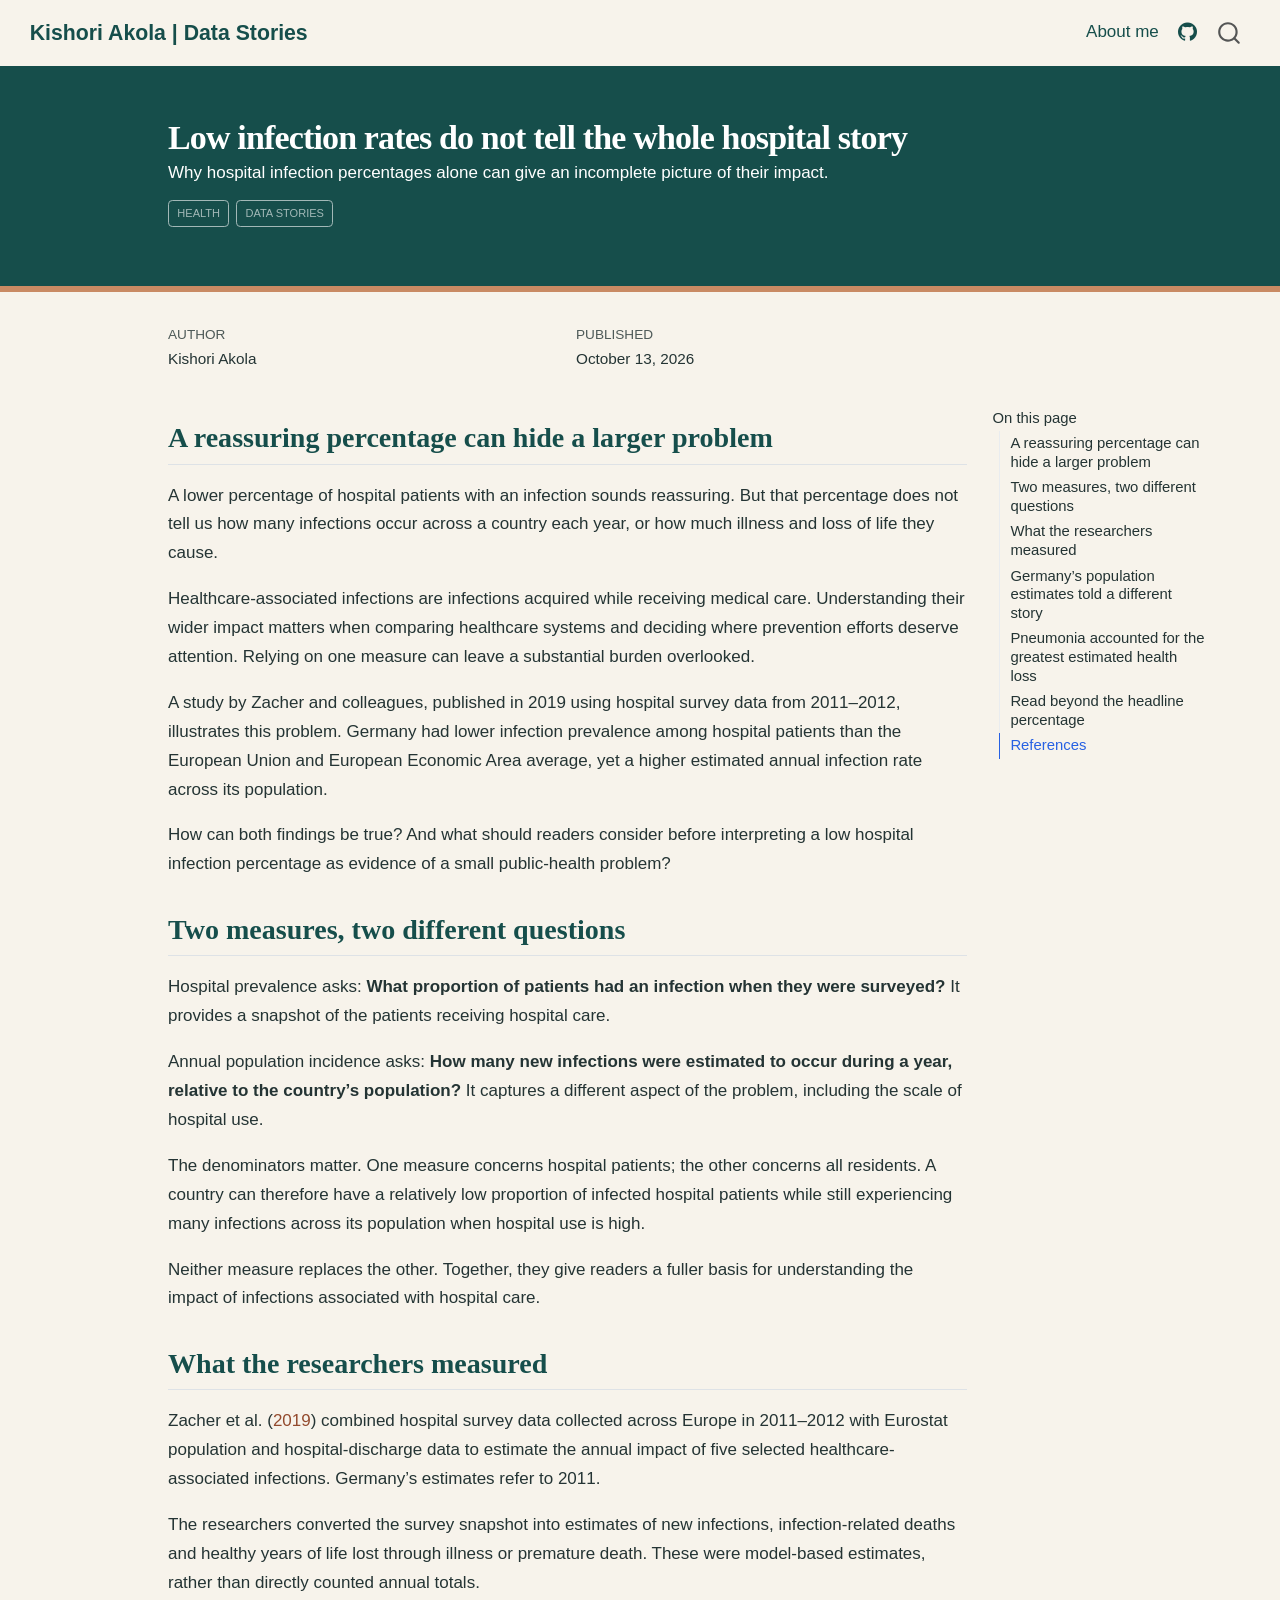
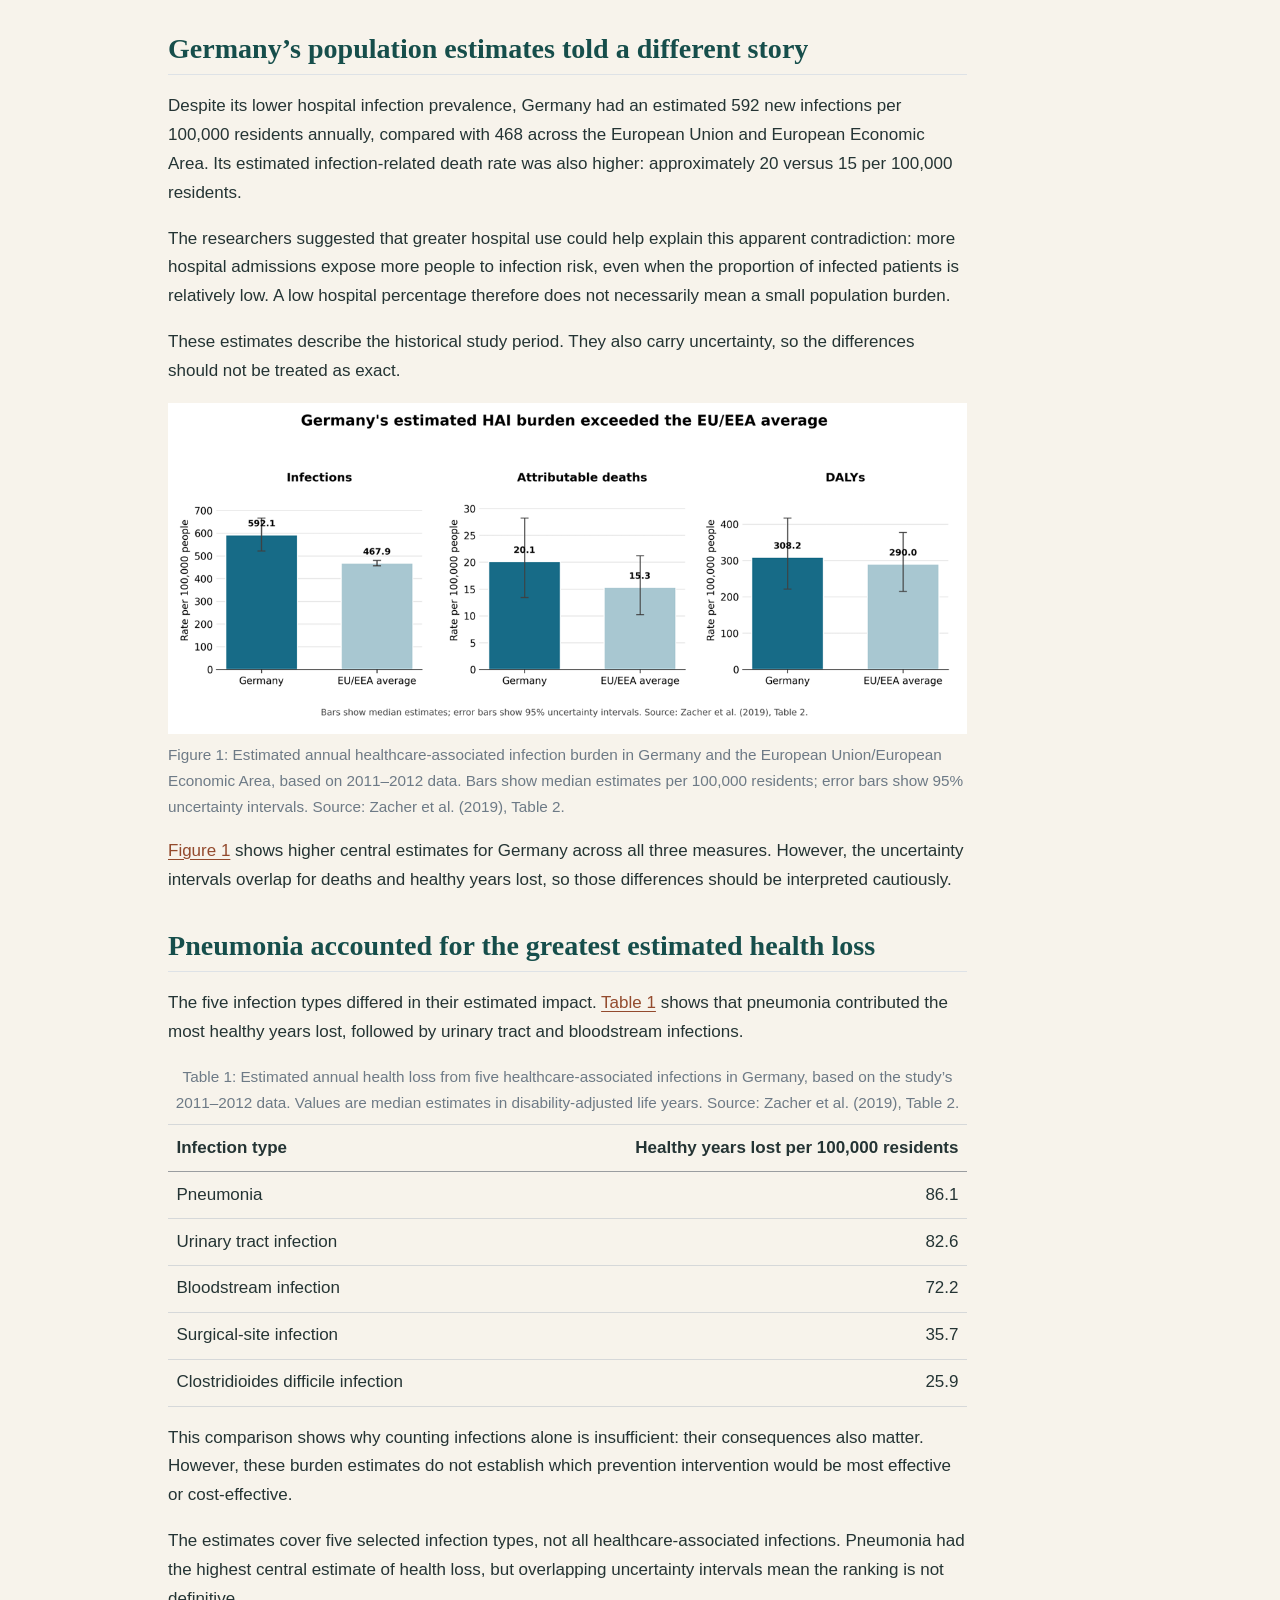
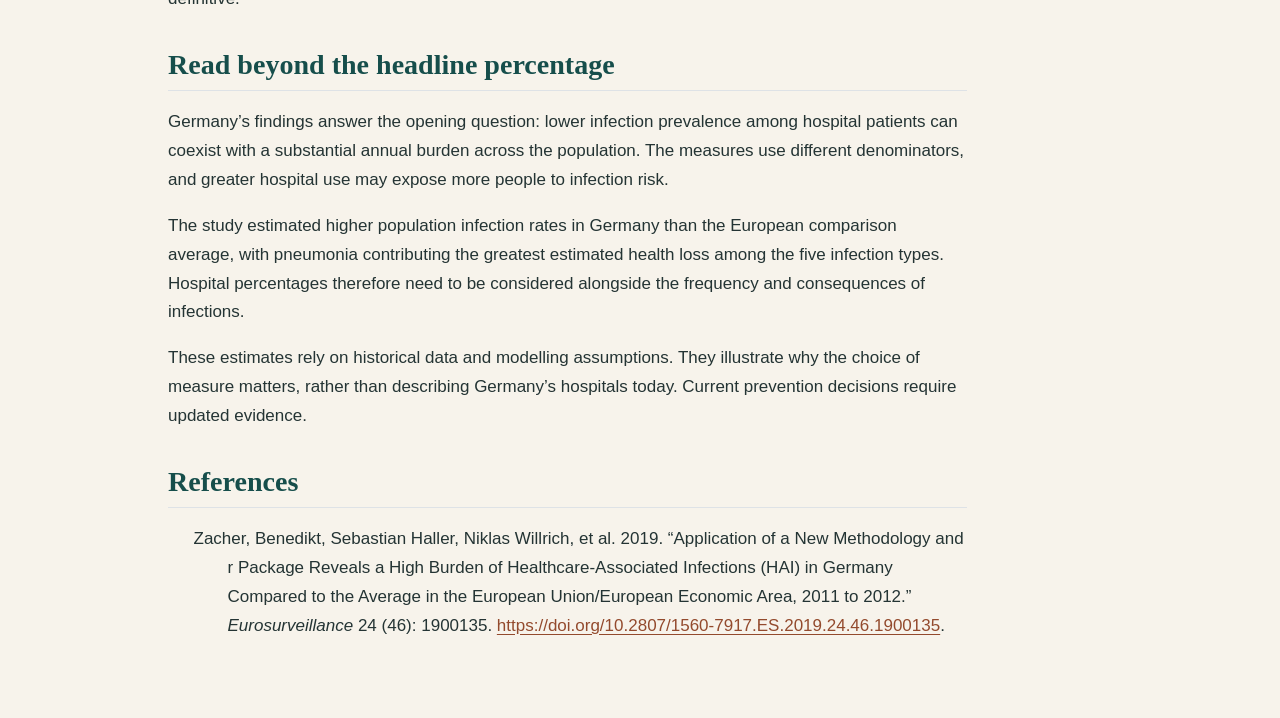
<file: posts/welcome/index.html>
<!DOCTYPE html>
<html xmlns="http://www.w3.org/1999/xhtml" lang="en" xml:lang="en"><head>

<meta charset="utf-8">
<meta name="generator" content="quarto-1.9.31">

<meta name="viewport" content="width=device-width, initial-scale=1.0, user-scalable=yes">

<meta name="author" content="Kishori Akola">
<meta name="dcterms.date" content="2026-10-13">
<meta name="description" content="Why hospital infection percentages alone can give an incomplete picture of their impact.">

<title>Low infection rates do not tell the whole hospital story – Kishori Akola | Data Stories</title>
<style>
/* Default styles provided by pandoc.
** See https://pandoc.org/MANUAL.html#variables-for-html for config info.
*/
code{white-space: pre-wrap;}
span.smallcaps{font-variant: small-caps;}
div.columns{display: flex; gap: min(4vw, 1.5em);}
div.column{flex: auto; overflow-x: auto;}
div.hanging-indent{margin-left: 1.5em; text-indent: -1.5em;}
ul.task-list{list-style: none;}
ul.task-list li input[type="checkbox"] {
  width: 0.8em;
  margin: 0 0.8em 0.2em -1em; /* quarto-specific, see https://github.com/quarto-dev/quarto-cli/issues/4556 */ 
  vertical-align: middle;
}
/* CSS for citations */
div.csl-bib-body { }
div.csl-entry {
  clear: both;
}
.hanging-indent div.csl-entry {
  margin-left:2em;
  text-indent:-2em;
}
div.csl-left-margin {
  min-width:2em;
  float:left;
}
div.csl-right-inline {
  margin-left:2em;
  padding-left:1em;
}
div.csl-indent {
  margin-left: 2em;
}</style>


<script src="../../site_libs/quarto-nav/quarto-nav.js"></script>
<script src="../../site_libs/quarto-nav/headroom.min.js"></script>
<script src="../../site_libs/clipboard/clipboard.min.js"></script>
<script src="../../site_libs/quarto-search/autocomplete.umd.js"></script>
<script src="../../site_libs/quarto-search/fuse.min.js"></script>
<script src="../../site_libs/quarto-search/quarto-search.js"></script>
<meta name="quarto:offset" content="../../">
<script src="../../site_libs/quarto-html/quarto.js" type="module"></script>
<script src="../../site_libs/quarto-html/tabsets/tabsets.js" type="module"></script>
<script src="../../site_libs/quarto-html/popper.min.js"></script>
<script src="../../site_libs/quarto-html/tippy.umd.min.js"></script>
<script src="../../site_libs/quarto-html/anchor.min.js"></script>
<link href="../../site_libs/quarto-html/tippy.css" rel="stylesheet">
<link href="../../site_libs/quarto-html/quarto-syntax-highlighting-7c69b197886ae2a34062761d21e44731.css" rel="stylesheet" id="quarto-text-highlighting-styles">
<script src="../../site_libs/bootstrap/bootstrap.min.js"></script>
<link href="../../site_libs/bootstrap/bootstrap-icons.css" rel="stylesheet">
<link href="../../site_libs/bootstrap/bootstrap-a0f9fd0d421825b736dc1bbcbcba2219.min.css" rel="stylesheet" append-hash="true" id="quarto-bootstrap" data-mode="light">
<script id="quarto-search-options" type="application/json">{
  "location": "navbar",
  "copy-button": false,
  "collapse-after": 3,
  "panel-placement": "end",
  "type": "overlay",
  "limit": 50,
  "keyboard-shortcut": [
    "f",
    "/",
    "s"
  ],
  "show-item-context": false,
  "language": {
    "search-no-results-text": "No results",
    "search-matching-documents-text": "matching documents",
    "search-copy-link-title": "Copy link to search",
    "search-hide-matches-text": "Hide additional matches",
    "search-more-match-text": "more match in this document",
    "search-more-matches-text": "more matches in this document",
    "search-clear-button-title": "Clear",
    "search-text-placeholder": "",
    "search-detached-cancel-button-title": "Cancel",
    "search-submit-button-title": "Submit",
    "search-label": "Search"
  }
}</script>


<link rel="stylesheet" href="../../styles.css">
</head>

<body class="nav-fixed quarto-light">

<div id="quarto-search-results"></div>
  <header id="quarto-header" class="headroom fixed-top quarto-banner">
    <nav class="navbar navbar-expand-lg " data-bs-theme="dark">
      <div class="navbar-container container-fluid">
      <div class="navbar-brand-container mx-auto">
    <a class="navbar-brand" href="../../index.html">
    <span class="navbar-title">Kishori Akola | Data Stories</span>
    </a>
  </div>
            <div id="quarto-search" class="" title="Search"></div>
          <button class="navbar-toggler" type="button" data-bs-toggle="collapse" data-bs-target="#navbarCollapse" aria-controls="navbarCollapse" role="menu" aria-expanded="false" aria-label="Toggle navigation" onclick="if (window.quartoToggleHeadroom) { window.quartoToggleHeadroom(); }">
  <span class="navbar-toggler-icon"></span>
</button>
          <div class="collapse navbar-collapse" id="navbarCollapse">
            <ul class="navbar-nav navbar-nav-scroll ms-auto">
  <li class="nav-item">
    <a class="nav-link" href="../../about.html"> 
<span class="menu-text">About me</span></a>
  </li>  
  <li class="nav-item compact">
    <a class="nav-link" href="https://github.com/kako0004-dev"> <i class="bi bi-github" role="img" aria-label="Kishori's GitHub profile">
</i> 
<span class="menu-text"></span></a>
  </li>  
</ul>
          </div> <!-- /navcollapse -->
            <div class="quarto-navbar-tools">
</div>
      </div> <!-- /container-fluid -->
    </nav>
</header>
<!-- content -->
<header id="title-block-header" class="quarto-title-block default page-columns page-full">
  <div class="quarto-title-banner page-columns page-full">
    <div class="quarto-title column-body">
      <h1 class="title">Low infection rates do not tell the whole hospital story</h1>
                  <div>
        <div class="description">
          Why hospital infection percentages alone can give an incomplete picture of their impact.
        </div>
      </div>
                          <div class="quarto-categories">
                <div class="quarto-category">Health</div>
                <div class="quarto-category">Data stories</div>
              </div>
                  </div>
  </div>
    
  
  <div class="quarto-title-meta">

      <div>
      <div class="quarto-title-meta-heading">Author</div>
      <div class="quarto-title-meta-contents">
               <p>Kishori Akola </p>
            </div>
    </div>
      
      <div>
      <div class="quarto-title-meta-heading">Published</div>
      <div class="quarto-title-meta-contents">
        <p class="date">October 13, 2026</p>
      </div>
    </div>
    
      
    </div>
    
  
  </header><div id="quarto-content" class="quarto-container page-columns page-rows-contents page-layout-article page-navbar">
<!-- sidebar -->
<!-- margin-sidebar -->
    <div id="quarto-margin-sidebar" class="sidebar margin-sidebar">
        <nav id="TOC" role="doc-toc" class="toc-active">
    <h2 id="toc-title">On this page</h2>
   
  <ul>
  <li><a href="#a-reassuring-percentage-can-hide-a-larger-problem" id="toc-a-reassuring-percentage-can-hide-a-larger-problem" class="nav-link active" data-scroll-target="#a-reassuring-percentage-can-hide-a-larger-problem">A reassuring percentage can hide a larger problem</a></li>
  <li><a href="#two-measures-two-different-questions" id="toc-two-measures-two-different-questions" class="nav-link" data-scroll-target="#two-measures-two-different-questions">Two measures, two different questions</a></li>
  <li><a href="#what-the-researchers-measured" id="toc-what-the-researchers-measured" class="nav-link" data-scroll-target="#what-the-researchers-measured">What the researchers measured</a></li>
  <li><a href="#germanys-population-estimates-told-a-different-story" id="toc-germanys-population-estimates-told-a-different-story" class="nav-link" data-scroll-target="#germanys-population-estimates-told-a-different-story">Germany’s population estimates told a different story</a></li>
  <li><a href="#pneumonia-accounted-for-the-greatest-estimated-health-loss" id="toc-pneumonia-accounted-for-the-greatest-estimated-health-loss" class="nav-link" data-scroll-target="#pneumonia-accounted-for-the-greatest-estimated-health-loss">Pneumonia accounted for the greatest estimated health loss</a></li>
  <li><a href="#read-beyond-the-headline-percentage" id="toc-read-beyond-the-headline-percentage" class="nav-link" data-scroll-target="#read-beyond-the-headline-percentage">Read beyond the headline percentage</a></li>
  <li><a href="#references" id="toc-references" class="nav-link" data-scroll-target="#references">References</a></li>
  </ul>
</nav>
    </div>
<!-- main -->
<main class="content quarto-banner-title-block" id="quarto-document-content">





<section id="a-reassuring-percentage-can-hide-a-larger-problem" class="level2">
<h2 class="anchored" data-anchor-id="a-reassuring-percentage-can-hide-a-larger-problem">A reassuring percentage can hide a larger problem</h2>
<p>A lower percentage of hospital patients with an infection sounds reassuring. But that percentage does not tell us how many infections occur across a country each year, or how much illness and loss of life they cause.</p>
<p>Healthcare-associated infections are infections acquired while receiving medical care. Understanding their wider impact matters when comparing healthcare systems and deciding where prevention efforts deserve attention. Relying on one measure can leave a substantial burden overlooked.</p>
<p>A study by Zacher and colleagues, published in 2019 using hospital survey data from 2011–2012, illustrates this problem. Germany had lower infection prevalence among hospital patients than the European Union and European Economic Area average, yet a higher estimated annual infection rate across its population.</p>
<p>How can both findings be true? And what should readers consider before interpreting a low hospital infection percentage as evidence of a small public-health problem?</p>
</section>
<section id="two-measures-two-different-questions" class="level2">
<h2 class="anchored" data-anchor-id="two-measures-two-different-questions">Two measures, two different questions</h2>
<p>Hospital prevalence asks: <strong>What proportion of patients had an infection when they were surveyed?</strong> It provides a snapshot of the patients receiving hospital care.</p>
<p>Annual population incidence asks: <strong>How many new infections were estimated to occur during a year, relative to the country’s population?</strong> It captures a different aspect of the problem, including the scale of hospital use.</p>
<p>The denominators matter. One measure concerns hospital patients; the other concerns all residents. A country can therefore have a relatively low proportion of infected hospital patients while still experiencing many infections across its population when hospital use is high.</p>
<p>Neither measure replaces the other. Together, they give readers a fuller basis for understanding the impact of infections associated with hospital care.</p>
</section>
<section id="what-the-researchers-measured" class="level2">
<h2 class="anchored" data-anchor-id="what-the-researchers-measured">What the researchers measured</h2>
<p><span class="citation" data-cites="zacher2019">Zacher et al. (<a href="#ref-zacher2019" role="doc-biblioref">2019</a>)</span> combined hospital survey data collected across Europe in 2011–2012 with Eurostat population and hospital-discharge data to estimate the annual impact of five selected healthcare-associated infections. Germany’s estimates refer to 2011.</p>
<p>The researchers converted the survey snapshot into estimates of new infections, infection-related deaths and healthy years of life lost through illness or premature death. These were model-based estimates, rather than directly counted annual totals.</p>
</section>
<section id="germanys-population-estimates-told-a-different-story" class="level2">
<h2 class="anchored" data-anchor-id="germanys-population-estimates-told-a-different-story">Germany’s population estimates told a different story</h2>
<p>Despite its lower hospital infection prevalence, Germany had an estimated 592 new infections per 100,000 residents annually, compared with 468 across the European Union and European Economic Area. Its estimated infection-related death rate was also higher: approximately 20 versus 15 per 100,000 residents.</p>
<p>The researchers suggested that greater hospital use could help explain this apparent contradiction: more hospital admissions expose more people to infection risk, even when the proportion of infected patients is relatively low. A low hospital percentage therefore does not necessarily mean a small population burden.</p>
<p>These estimates describe the historical study period. They also carry uncertainty, so the differences should not be treated as exact.</p>
<div id="fig-hai-burden" class="quarto-float quarto-figure quarto-figure-center anchored" alt="Three bar charts comparing estimated infections, infection-related deaths and healthy years lost per 100,000 residents in Germany and the European comparison population.">
<figure class="quarto-float quarto-float-fig figure">
<div aria-describedby="fig-hai-burden-caption-0ceaefa1-69ba-4598-a22c-09a6ac19f8ca">
<img src="hai_comparison.png" class="img-fluid figure-img" alt="Three bar charts comparing estimated infections, infection-related deaths and healthy years lost per 100,000 residents in Germany and the European comparison population.">
</div>
<figcaption class="quarto-float-caption-bottom quarto-float-caption quarto-float-fig" id="fig-hai-burden-caption-0ceaefa1-69ba-4598-a22c-09a6ac19f8ca">
Figure&nbsp;1: Estimated annual healthcare-associated infection burden in Germany and the European Union/European Economic Area, based on 2011–2012 data. Bars show median estimates per 100,000 residents; error bars show 95% uncertainty intervals. Source: Zacher et al.&nbsp;(2019), Table 2.
</figcaption>
</figure>
</div>
<p><a href="#fig-hai-burden" class="quarto-xref">Figure&nbsp;1</a> shows higher central estimates for Germany across all three measures. However, the uncertainty intervals overlap for deaths and healthy years lost, so those differences should be interpreted cautiously.</p>
</section>
<section id="pneumonia-accounted-for-the-greatest-estimated-health-loss" class="level2">
<h2 class="anchored" data-anchor-id="pneumonia-accounted-for-the-greatest-estimated-health-loss">Pneumonia accounted for the greatest estimated health loss</h2>
<p>The five infection types differed in their estimated impact. <a href="#tbl-infection-burden" class="quarto-xref">Table&nbsp;1</a> shows that pneumonia contributed the most healthy years lost, followed by urinary tract and bloodstream infections.</p>
<div id="tbl-infection-burden" class="quarto-float quarto-figure quarto-figure-center anchored">
<figure class="quarto-float quarto-float-tbl figure">
<figcaption class="quarto-float-caption-top quarto-float-caption quarto-float-tbl" id="tbl-infection-burden-caption-0ceaefa1-69ba-4598-a22c-09a6ac19f8ca">
Table&nbsp;1: Estimated annual health loss from five healthcare-associated infections in Germany, based on the study’s 2011–2012 data. Values are median estimates in disability-adjusted life years. Source: Zacher et al.&nbsp;(2019), Table 2.
</figcaption>
<div aria-describedby="tbl-infection-burden-caption-0ceaefa1-69ba-4598-a22c-09a6ac19f8ca">
<table class="caption-top table">
<thead>
<tr class="header">
<th style="text-align: left;">Infection type</th>
<th style="text-align: right;">Healthy years lost per 100,000 residents</th>
</tr>
</thead>
<tbody>
<tr class="odd">
<td style="text-align: left;">Pneumonia</td>
<td style="text-align: right;">86.1</td>
</tr>
<tr class="even">
<td style="text-align: left;">Urinary tract infection</td>
<td style="text-align: right;">82.6</td>
</tr>
<tr class="odd">
<td style="text-align: left;">Bloodstream infection</td>
<td style="text-align: right;">72.2</td>
</tr>
<tr class="even">
<td style="text-align: left;">Surgical-site infection</td>
<td style="text-align: right;">35.7</td>
</tr>
<tr class="odd">
<td style="text-align: left;">Clostridioides difficile infection</td>
<td style="text-align: right;">25.9</td>
</tr>
</tbody>
</table>
</div>
</figure>
</div>
<p>This comparison shows why counting infections alone is insufficient: their consequences also matter. However, these burden estimates do not establish which prevention intervention would be most effective or cost-effective.</p>
<p>The estimates cover five selected infection types, not all healthcare-associated infections. Pneumonia had the highest central estimate of health loss, but overlapping uncertainty intervals mean the ranking is not definitive.</p>
</section>
<section id="read-beyond-the-headline-percentage" class="level2">
<h2 class="anchored" data-anchor-id="read-beyond-the-headline-percentage">Read beyond the headline percentage</h2>
<p>Germany’s findings answer the opening question: lower infection prevalence among hospital patients can coexist with a substantial annual burden across the population. The measures use different denominators, and greater hospital use may expose more people to infection risk.</p>
<p>The study estimated higher population infection rates in Germany than the European comparison average, with pneumonia contributing the greatest estimated health loss among the five infection types. Hospital percentages therefore need to be considered alongside the frequency and consequences of infections.</p>
<p>These estimates rely on historical data and modelling assumptions. They illustrate why the choice of measure matters, rather than describing Germany’s hospitals today. Current prevention decisions require updated evidence.</p>
</section>
<section id="references" class="level2">
<h2 class="anchored" data-anchor-id="references">References</h2>
<div id="refs" class="references csl-bib-body hanging-indent" role="list">
<div id="ref-zacher2019" class="csl-entry" role="listitem">
Zacher, Benedikt, Sebastian Haller, Niklas Willrich, et al. 2019. <span>“Application of a New Methodology and r Package Reveals a High Burden of Healthcare-Associated Infections (HAI) in Germany Compared to the Average in the European Union/European Economic Area, 2011 to 2012.”</span> <em>Eurosurveillance</em> 24 (46): 1900135. <a href="https://doi.org/10.2807/1560-7917.ES.2019.24.46.1900135">https://doi.org/10.2807/1560-7917.ES.2019.24.46.1900135</a>.
</div>
</div>


</section>

</main> <!-- /main -->
<script id="quarto-html-after-body" type="application/javascript">
  window.document.addEventListener("DOMContentLoaded", function (event) {
    const icon = "";
    const anchorJS = new window.AnchorJS();
    anchorJS.options = {
      placement: 'right',
      icon: icon
    };
    anchorJS.add('.anchored');
    const isCodeAnnotation = (el) => {
      for (const clz of el.classList) {
        if (clz.startsWith('code-annotation-')) {                     
          return true;
        }
      }
      return false;
    }
    const onCopySuccess = function(e) {
      // button target
      const button = e.trigger;
      // don't keep focus
      button.blur();
      // flash "checked"
      button.classList.add('code-copy-button-checked');
      var currentTitle = button.getAttribute("title");
      button.setAttribute("title", "Copied!");
      let tooltip;
      if (window.bootstrap) {
        button.setAttribute("data-bs-toggle", "tooltip");
        button.setAttribute("data-bs-placement", "left");
        button.setAttribute("data-bs-title", "Copied!");
        tooltip = new bootstrap.Tooltip(button, 
          { trigger: "manual", 
            customClass: "code-copy-button-tooltip",
            offset: [0, -8]});
        tooltip.show();    
      }
      setTimeout(function() {
        if (tooltip) {
          tooltip.hide();
          button.removeAttribute("data-bs-title");
          button.removeAttribute("data-bs-toggle");
          button.removeAttribute("data-bs-placement");
        }
        button.setAttribute("title", currentTitle);
        button.classList.remove('code-copy-button-checked');
      }, 1000);
      // clear code selection
      e.clearSelection();
    }
    const getTextToCopy = function(trigger) {
      const outerScaffold = trigger.parentElement.cloneNode(true);
      const codeEl = outerScaffold.querySelector('code');
      for (const childEl of codeEl.children) {
        if (isCodeAnnotation(childEl)) {
          childEl.remove();
        }
      }
      return codeEl.innerText;
    }
    const clipboard = new window.ClipboardJS('.code-copy-button:not([data-in-quarto-modal])', {
      text: getTextToCopy
    });
    clipboard.on('success', onCopySuccess);
    if (window.document.getElementById('quarto-embedded-source-code-modal')) {
      const clipboardModal = new window.ClipboardJS('.code-copy-button[data-in-quarto-modal]', {
        text: getTextToCopy,
        container: window.document.getElementById('quarto-embedded-source-code-modal')
      });
      clipboardModal.on('success', onCopySuccess);
    }
      var localhostRegex = new RegExp(/^(?:http|https):\/\/localhost\:?[0-9]*\//);
      var mailtoRegex = new RegExp(/^mailto:/);
        var filterRegex = new RegExp("https:\/\/ETC5523-2026\.github\.io\/etc5523-assignment-3-kako0004-dev\/");
      var isInternal = (href) => {
          return filterRegex.test(href) || localhostRegex.test(href) || mailtoRegex.test(href);
      }
      // Inspect non-navigation links and adorn them if external
     var links = window.document.querySelectorAll('a[href]:not(.nav-link):not(.navbar-brand):not(.toc-action):not(.sidebar-link):not(.sidebar-item-toggle):not(.pagination-link):not(.no-external):not([aria-hidden]):not(.dropdown-item):not(.quarto-navigation-tool):not(.about-link)');
      for (var i=0; i<links.length; i++) {
        const link = links[i];
        if (!isInternal(link.href)) {
          // undo the damage that might have been done by quarto-nav.js in the case of
          // links that we want to consider external
          if (link.dataset.originalHref !== undefined) {
            link.href = link.dataset.originalHref;
          }
        }
      }
    function tippyHover(el, contentFn, onTriggerFn, onUntriggerFn) {
      const config = {
        allowHTML: true,
        maxWidth: 500,
        delay: 100,
        arrow: false,
        appendTo: function(el) {
            return el.parentElement;
        },
        interactive: true,
        interactiveBorder: 10,
        theme: 'quarto',
        placement: 'bottom-start',
      };
      if (contentFn) {
        config.content = contentFn;
      }
      if (onTriggerFn) {
        config.onTrigger = onTriggerFn;
      }
      if (onUntriggerFn) {
        config.onUntrigger = onUntriggerFn;
      }
      window.tippy(el, config); 
    }
    const noterefs = window.document.querySelectorAll('a[role="doc-noteref"]');
    for (var i=0; i<noterefs.length; i++) {
      const ref = noterefs[i];
      tippyHover(ref, function() {
        // use id or data attribute instead here
        let href = ref.getAttribute('data-footnote-href') || ref.getAttribute('href');
        try { href = new URL(href).hash; } catch {}
        const id = href.replace(/^#\/?/, "");
        const note = window.document.getElementById(id);
        if (note) {
          return note.innerHTML;
        } else {
          return "";
        }
      });
    }
    const xrefs = window.document.querySelectorAll('a.quarto-xref');
    const processXRef = (id, note) => {
      // Strip column container classes
      const stripColumnClz = (el) => {
        el.classList.remove("page-full", "page-columns");
        if (el.children) {
          for (const child of el.children) {
            stripColumnClz(child);
          }
        }
      }
      stripColumnClz(note)
      if (id === null || id.startsWith('sec-')) {
        // Special case sections, only their first couple elements
        const container = document.createElement("div");
        if (note.children && note.children.length > 2) {
          container.appendChild(note.children[0].cloneNode(true));
          for (let i = 1; i < note.children.length; i++) {
            const child = note.children[i];
            if (child.tagName === "P" && child.innerText === "") {
              continue;
            } else {
              container.appendChild(child.cloneNode(true));
              break;
            }
          }
          if (window.Quarto?.typesetMath) {
            window.Quarto.typesetMath(container);
          }
          return container.innerHTML
        } else {
          if (window.Quarto?.typesetMath) {
            window.Quarto.typesetMath(note);
          }
          return note.innerHTML;
        }
      } else {
        // Remove any anchor links if they are present
        const anchorLink = note.querySelector('a.anchorjs-link');
        if (anchorLink) {
          anchorLink.remove();
        }
        if (window.Quarto?.typesetMath) {
          window.Quarto.typesetMath(note);
        }
        if (note.classList.contains("callout")) {
          return note.outerHTML;
        } else {
          return note.innerHTML;
        }
      }
    }
    for (var i=0; i<xrefs.length; i++) {
      const xref = xrefs[i];
      tippyHover(xref, undefined, function(instance) {
        instance.disable();
        let url = xref.getAttribute('href');
        let hash = undefined; 
        if (url.startsWith('#')) {
          hash = url;
        } else {
          try { hash = new URL(url).hash; } catch {}
        }
        if (hash) {
          const id = hash.replace(/^#\/?/, "");
          const note = window.document.getElementById(id);
          if (note !== null) {
            try {
              const html = processXRef(id, note.cloneNode(true));
              instance.setContent(html);
            } finally {
              instance.enable();
              instance.show();
            }
          } else {
            // See if we can fetch this
            fetch(url.split('#')[0])
            .then(res => res.text())
            .then(html => {
              const parser = new DOMParser();
              const htmlDoc = parser.parseFromString(html, "text/html");
              const note = htmlDoc.getElementById(id);
              if (note !== null) {
                const html = processXRef(id, note);
                instance.setContent(html);
              } 
            }).finally(() => {
              instance.enable();
              instance.show();
            });
          }
        } else {
          // See if we can fetch a full url (with no hash to target)
          // This is a special case and we should probably do some content thinning / targeting
          fetch(url)
          .then(res => res.text())
          .then(html => {
            const parser = new DOMParser();
            const htmlDoc = parser.parseFromString(html, "text/html");
            const note = htmlDoc.querySelector('main.content');
            if (note !== null) {
              // This should only happen for chapter cross references
              // (since there is no id in the URL)
              // remove the first header
              if (note.children.length > 0 && note.children[0].tagName === "HEADER") {
                note.children[0].remove();
              }
              const html = processXRef(null, note);
              instance.setContent(html);
            } 
          }).finally(() => {
            instance.enable();
            instance.show();
          });
        }
      }, function(instance) {
      });
    }
        let selectedAnnoteEl;
        const selectorForAnnotation = ( cell, annotation) => {
          let cellAttr = 'data-code-cell="' + cell + '"';
          let lineAttr = 'data-code-annotation="' +  annotation + '"';
          const selector = 'span[' + cellAttr + '][' + lineAttr + ']';
          return selector;
        }
        const selectCodeLines = (annoteEl) => {
          const doc = window.document;
          const targetCell = annoteEl.getAttribute("data-target-cell");
          const targetAnnotation = annoteEl.getAttribute("data-target-annotation");
          const annoteSpan = window.document.querySelector(selectorForAnnotation(targetCell, targetAnnotation));
          const lines = annoteSpan.getAttribute("data-code-lines").split(",");
          const lineIds = lines.map((line) => {
            return targetCell + "-" + line;
          })
          let top = null;
          let height = null;
          let parent = null;
          if (lineIds.length > 0) {
              //compute the position of the single el (top and bottom and make a div)
              const el = window.document.getElementById(lineIds[0]);
              top = el.offsetTop;
              height = el.offsetHeight;
              parent = el.parentElement.parentElement;
            if (lineIds.length > 1) {
              const lastEl = window.document.getElementById(lineIds[lineIds.length - 1]);
              const bottom = lastEl.offsetTop + lastEl.offsetHeight;
              height = bottom - top;
            }
            if (top !== null && height !== null && parent !== null) {
              // cook up a div (if necessary) and position it 
              let div = window.document.getElementById("code-annotation-line-highlight");
              if (div === null) {
                div = window.document.createElement("div");
                div.setAttribute("id", "code-annotation-line-highlight");
                div.style.position = 'absolute';
                parent.appendChild(div);
              }
              div.style.top = top - 2 + "px";
              div.style.height = height + 4 + "px";
              div.style.left = 0;
              let gutterDiv = window.document.getElementById("code-annotation-line-highlight-gutter");
              if (gutterDiv === null) {
                gutterDiv = window.document.createElement("div");
                gutterDiv.setAttribute("id", "code-annotation-line-highlight-gutter");
                gutterDiv.style.position = 'absolute';
                const codeCell = window.document.getElementById(targetCell);
                const gutter = codeCell.querySelector('.code-annotation-gutter');
                gutter.appendChild(gutterDiv);
              }
              gutterDiv.style.top = top - 2 + "px";
              gutterDiv.style.height = height + 4 + "px";
            }
            selectedAnnoteEl = annoteEl;
          }
        };
        const unselectCodeLines = () => {
          const elementsIds = ["code-annotation-line-highlight", "code-annotation-line-highlight-gutter"];
          elementsIds.forEach((elId) => {
            const div = window.document.getElementById(elId);
            if (div) {
              div.remove();
            }
          });
          selectedAnnoteEl = undefined;
        };
          // Handle positioning of the toggle
      window.addEventListener(
        "resize",
        throttle(() => {
          elRect = undefined;
          if (selectedAnnoteEl) {
            selectCodeLines(selectedAnnoteEl);
          }
        }, 10)
      );
      function throttle(fn, ms) {
      let throttle = false;
      let timer;
        return (...args) => {
          if(!throttle) { // first call gets through
              fn.apply(this, args);
              throttle = true;
          } else { // all the others get throttled
              if(timer) clearTimeout(timer); // cancel #2
              timer = setTimeout(() => {
                fn.apply(this, args);
                timer = throttle = false;
              }, ms);
          }
        };
      }
        // Attach click handler to the DT
        const annoteDls = window.document.querySelectorAll('dt[data-target-cell]');
        for (const annoteDlNode of annoteDls) {
          annoteDlNode.addEventListener('click', (event) => {
            const clickedEl = event.target;
            if (clickedEl !== selectedAnnoteEl) {
              unselectCodeLines();
              const activeEl = window.document.querySelector('dt[data-target-cell].code-annotation-active');
              if (activeEl) {
                activeEl.classList.remove('code-annotation-active');
              }
              selectCodeLines(clickedEl);
              clickedEl.classList.add('code-annotation-active');
            } else {
              // Unselect the line
              unselectCodeLines();
              clickedEl.classList.remove('code-annotation-active');
            }
          });
        }
    const findCites = (el) => {
      const parentEl = el.parentElement;
      if (parentEl) {
        const cites = parentEl.dataset.cites;
        if (cites) {
          return {
            el,
            cites: cites.split(' ')
          };
        } else {
          return findCites(el.parentElement)
        }
      } else {
        return undefined;
      }
    };
    var bibliorefs = window.document.querySelectorAll('a[role="doc-biblioref"]');
    for (var i=0; i<bibliorefs.length; i++) {
      const ref = bibliorefs[i];
      const citeInfo = findCites(ref);
      if (citeInfo) {
        tippyHover(citeInfo.el, function() {
          var popup = window.document.createElement('div');
          citeInfo.cites.forEach(function(cite) {
            var citeDiv = window.document.createElement('div');
            citeDiv.classList.add('hanging-indent');
            citeDiv.classList.add('csl-entry');
            var biblioDiv = window.document.getElementById('ref-' + cite);
            if (biblioDiv) {
              citeDiv.innerHTML = biblioDiv.innerHTML;
            }
            popup.appendChild(citeDiv);
          });
          return popup.innerHTML;
        });
      }
    }
  });
  </script>
</div> <!-- /content -->




</body></html>
</file>
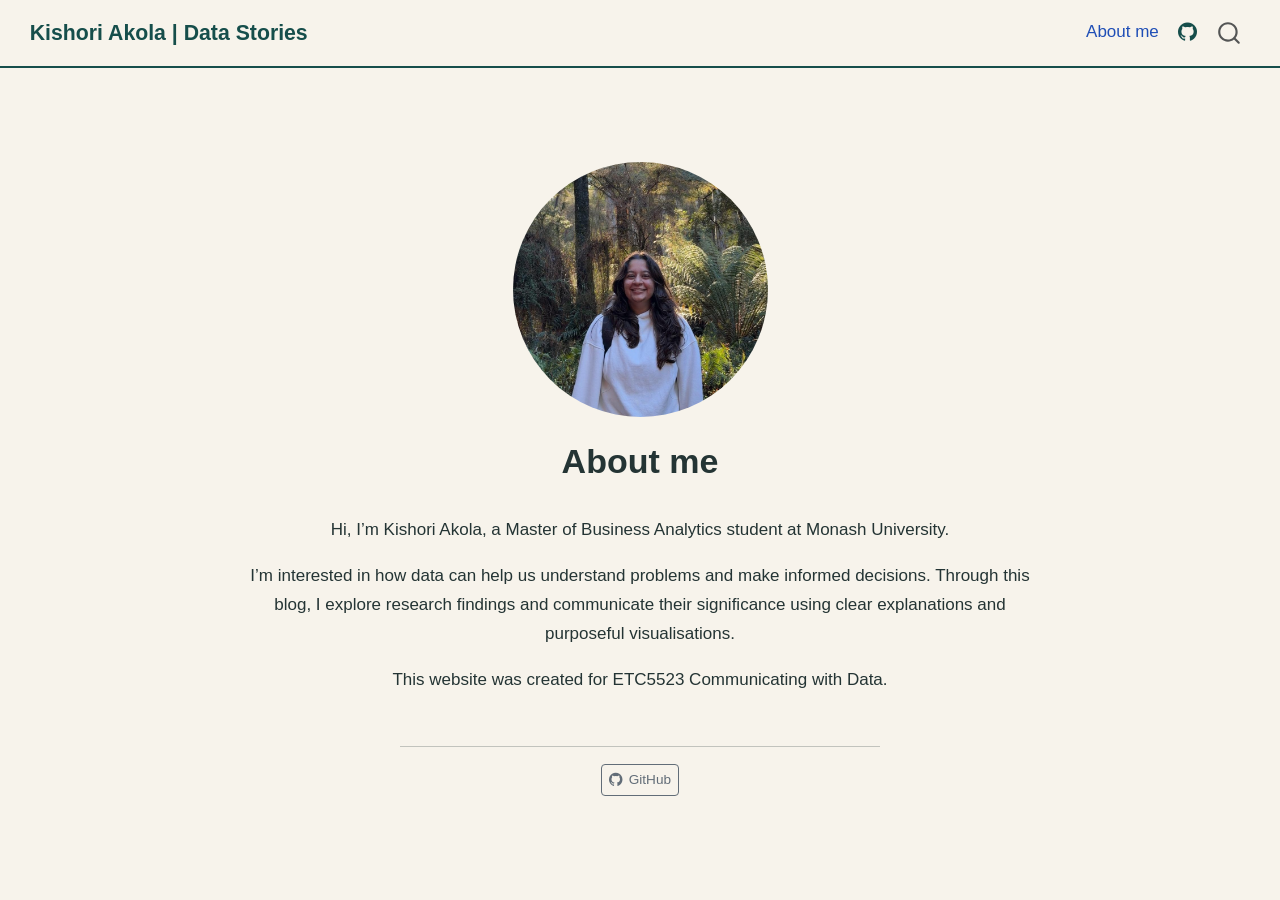
<file: about.html>
<!DOCTYPE html>
<html xmlns="http://www.w3.org/1999/xhtml" lang="en" xml:lang="en"><head>

<meta charset="utf-8">
<meta name="generator" content="quarto-1.9.31">

<meta name="viewport" content="width=device-width, initial-scale=1.0, user-scalable=yes">


<title>About me – Kishori Akola | Data Stories</title>
<style>
/* Default styles provided by pandoc.
** See https://pandoc.org/MANUAL.html#variables-for-html for config info.
*/
code{white-space: pre-wrap;}
span.smallcaps{font-variant: small-caps;}
div.columns{display: flex; gap: min(4vw, 1.5em);}
div.column{flex: auto; overflow-x: auto;}
div.hanging-indent{margin-left: 1.5em; text-indent: -1.5em;}
ul.task-list{list-style: none;}
ul.task-list li input[type="checkbox"] {
  width: 0.8em;
  margin: 0 0.8em 0.2em -1em; /* quarto-specific, see https://github.com/quarto-dev/quarto-cli/issues/4556 */ 
  vertical-align: middle;
}
</style>


<script src="site_libs/quarto-nav/quarto-nav.js"></script>
<script src="site_libs/quarto-nav/headroom.min.js"></script>
<script src="site_libs/clipboard/clipboard.min.js"></script>
<script src="site_libs/quarto-search/autocomplete.umd.js"></script>
<script src="site_libs/quarto-search/fuse.min.js"></script>
<script src="site_libs/quarto-search/quarto-search.js"></script>
<meta name="quarto:offset" content="./">
<script src="site_libs/quarto-html/quarto.js" type="module"></script>
<script src="site_libs/quarto-html/tabsets/tabsets.js" type="module"></script>
<script src="site_libs/quarto-html/popper.min.js"></script>
<script src="site_libs/quarto-html/tippy.umd.min.js"></script>
<link href="site_libs/quarto-html/tippy.css" rel="stylesheet">
<link href="site_libs/quarto-html/quarto-syntax-highlighting-7c69b197886ae2a34062761d21e44731.css" rel="stylesheet" id="quarto-text-highlighting-styles">
<script src="site_libs/bootstrap/bootstrap.min.js"></script>
<link href="site_libs/bootstrap/bootstrap-icons.css" rel="stylesheet">
<link href="site_libs/bootstrap/bootstrap-a0f9fd0d421825b736dc1bbcbcba2219.min.css" rel="stylesheet" append-hash="true" id="quarto-bootstrap" data-mode="light">
<script id="quarto-search-options" type="application/json">{
  "location": "navbar",
  "copy-button": false,
  "collapse-after": 3,
  "panel-placement": "end",
  "type": "overlay",
  "limit": 50,
  "keyboard-shortcut": [
    "f",
    "/",
    "s"
  ],
  "show-item-context": false,
  "language": {
    "search-no-results-text": "No results",
    "search-matching-documents-text": "matching documents",
    "search-copy-link-title": "Copy link to search",
    "search-hide-matches-text": "Hide additional matches",
    "search-more-match-text": "more match in this document",
    "search-more-matches-text": "more matches in this document",
    "search-clear-button-title": "Clear",
    "search-text-placeholder": "",
    "search-detached-cancel-button-title": "Cancel",
    "search-submit-button-title": "Submit",
    "search-label": "Search"
  }
}</script>


<link rel="stylesheet" href="styles.css">
</head>

<body class="nav-fixed fullcontent quarto-light">

<div id="quarto-search-results"></div>
  <header id="quarto-header" class="headroom fixed-top">
    <nav class="navbar navbar-expand-lg " data-bs-theme="dark">
      <div class="navbar-container container-fluid">
      <div class="navbar-brand-container mx-auto">
    <a class="navbar-brand" href="./index.html">
    <span class="navbar-title">Kishori Akola | Data Stories</span>
    </a>
  </div>
            <div id="quarto-search" class="" title="Search"></div>
          <button class="navbar-toggler" type="button" data-bs-toggle="collapse" data-bs-target="#navbarCollapse" aria-controls="navbarCollapse" role="menu" aria-expanded="false" aria-label="Toggle navigation" onclick="if (window.quartoToggleHeadroom) { window.quartoToggleHeadroom(); }">
  <span class="navbar-toggler-icon"></span>
</button>
          <div class="collapse navbar-collapse" id="navbarCollapse">
            <ul class="navbar-nav navbar-nav-scroll ms-auto">
  <li class="nav-item">
    <a class="nav-link active" href="./about.html" aria-current="page"> 
<span class="menu-text">About me</span></a>
  </li>  
  <li class="nav-item compact">
    <a class="nav-link" href="https://github.com/kako0004-dev"> <i class="bi bi-github" role="img" aria-label="Kishori's GitHub profile">
</i> 
<span class="menu-text"></span></a>
  </li>  
</ul>
          </div> <!-- /navcollapse -->
            <div class="quarto-navbar-tools">
</div>
      </div> <!-- /container-fluid -->
    </nav>
</header>
<!-- content -->
<div id="quarto-content" class="quarto-container page-columns page-rows-contents page-layout-article page-navbar">
<!-- sidebar -->
<!-- margin-sidebar -->
    
<!-- main -->
<div class="quarto-about-jolla">
  <img src="about_me.jpeg" class="about-image
  round " style="height: 15em; width: 15em;">
 <header id="title-block-header" class="quarto-title-block default">
<div class="quarto-title">
<h1 class="title">About me</h1>
</div>
<div class="quarto-title-meta">
  </div>
</header><main class="content" id="quarto-document-content">
<p>Hi, I’m Kishori Akola, a Master of Business Analytics student at Monash University.</p>
<p>I’m interested in how data can help us understand problems and make informed decisions. Through this blog, I explore research findings and communicate their significance using clear explanations and purposeful visualisations.</p>
<p>This website was created for ETC5523 Communicating with Data.</p>


</main> 
  <hr class="about-sep">
   <div class="about-links">
  <a href="https://github.com/kako0004-dev" class="about-link" rel="" target="">
    <i class="bi bi-github"></i>
     <span class="about-link-text">GitHub</span>
  </a>
</div>
</div>
 <!-- /main -->
<script id="quarto-html-after-body" type="application/javascript">
  window.document.addEventListener("DOMContentLoaded", function (event) {
    const isCodeAnnotation = (el) => {
      for (const clz of el.classList) {
        if (clz.startsWith('code-annotation-')) {                     
          return true;
        }
      }
      return false;
    }
    const onCopySuccess = function(e) {
      // button target
      const button = e.trigger;
      // don't keep focus
      button.blur();
      // flash "checked"
      button.classList.add('code-copy-button-checked');
      var currentTitle = button.getAttribute("title");
      button.setAttribute("title", "Copied!");
      let tooltip;
      if (window.bootstrap) {
        button.setAttribute("data-bs-toggle", "tooltip");
        button.setAttribute("data-bs-placement", "left");
        button.setAttribute("data-bs-title", "Copied!");
        tooltip = new bootstrap.Tooltip(button, 
          { trigger: "manual", 
            customClass: "code-copy-button-tooltip",
            offset: [0, -8]});
        tooltip.show();    
      }
      setTimeout(function() {
        if (tooltip) {
          tooltip.hide();
          button.removeAttribute("data-bs-title");
          button.removeAttribute("data-bs-toggle");
          button.removeAttribute("data-bs-placement");
        }
        button.setAttribute("title", currentTitle);
        button.classList.remove('code-copy-button-checked');
      }, 1000);
      // clear code selection
      e.clearSelection();
    }
    const getTextToCopy = function(trigger) {
      const outerScaffold = trigger.parentElement.cloneNode(true);
      const codeEl = outerScaffold.querySelector('code');
      for (const childEl of codeEl.children) {
        if (isCodeAnnotation(childEl)) {
          childEl.remove();
        }
      }
      return codeEl.innerText;
    }
    const clipboard = new window.ClipboardJS('.code-copy-button:not([data-in-quarto-modal])', {
      text: getTextToCopy
    });
    clipboard.on('success', onCopySuccess);
    if (window.document.getElementById('quarto-embedded-source-code-modal')) {
      const clipboardModal = new window.ClipboardJS('.code-copy-button[data-in-quarto-modal]', {
        text: getTextToCopy,
        container: window.document.getElementById('quarto-embedded-source-code-modal')
      });
      clipboardModal.on('success', onCopySuccess);
    }
      var localhostRegex = new RegExp(/^(?:http|https):\/\/localhost\:?[0-9]*\//);
      var mailtoRegex = new RegExp(/^mailto:/);
        var filterRegex = new RegExp("https:\/\/ETC5523-2026\.github\.io\/etc5523-assignment-3-kako0004-dev\/");
      var isInternal = (href) => {
          return filterRegex.test(href) || localhostRegex.test(href) || mailtoRegex.test(href);
      }
      // Inspect non-navigation links and adorn them if external
     var links = window.document.querySelectorAll('a[href]:not(.nav-link):not(.navbar-brand):not(.toc-action):not(.sidebar-link):not(.sidebar-item-toggle):not(.pagination-link):not(.no-external):not([aria-hidden]):not(.dropdown-item):not(.quarto-navigation-tool):not(.about-link)');
      for (var i=0; i<links.length; i++) {
        const link = links[i];
        if (!isInternal(link.href)) {
          // undo the damage that might have been done by quarto-nav.js in the case of
          // links that we want to consider external
          if (link.dataset.originalHref !== undefined) {
            link.href = link.dataset.originalHref;
          }
        }
      }
    function tippyHover(el, contentFn, onTriggerFn, onUntriggerFn) {
      const config = {
        allowHTML: true,
        maxWidth: 500,
        delay: 100,
        arrow: false,
        appendTo: function(el) {
            return el.parentElement;
        },
        interactive: true,
        interactiveBorder: 10,
        theme: 'quarto',
        placement: 'bottom-start',
      };
      if (contentFn) {
        config.content = contentFn;
      }
      if (onTriggerFn) {
        config.onTrigger = onTriggerFn;
      }
      if (onUntriggerFn) {
        config.onUntrigger = onUntriggerFn;
      }
      window.tippy(el, config); 
    }
    const noterefs = window.document.querySelectorAll('a[role="doc-noteref"]');
    for (var i=0; i<noterefs.length; i++) {
      const ref = noterefs[i];
      tippyHover(ref, function() {
        // use id or data attribute instead here
        let href = ref.getAttribute('data-footnote-href') || ref.getAttribute('href');
        try { href = new URL(href).hash; } catch {}
        const id = href.replace(/^#\/?/, "");
        const note = window.document.getElementById(id);
        if (note) {
          return note.innerHTML;
        } else {
          return "";
        }
      });
    }
    const xrefs = window.document.querySelectorAll('a.quarto-xref');
    const processXRef = (id, note) => {
      // Strip column container classes
      const stripColumnClz = (el) => {
        el.classList.remove("page-full", "page-columns");
        if (el.children) {
          for (const child of el.children) {
            stripColumnClz(child);
          }
        }
      }
      stripColumnClz(note)
      if (id === null || id.startsWith('sec-')) {
        // Special case sections, only their first couple elements
        const container = document.createElement("div");
        if (note.children && note.children.length > 2) {
          container.appendChild(note.children[0].cloneNode(true));
          for (let i = 1; i < note.children.length; i++) {
            const child = note.children[i];
            if (child.tagName === "P" && child.innerText === "") {
              continue;
            } else {
              container.appendChild(child.cloneNode(true));
              break;
            }
          }
          if (window.Quarto?.typesetMath) {
            window.Quarto.typesetMath(container);
          }
          return container.innerHTML
        } else {
          if (window.Quarto?.typesetMath) {
            window.Quarto.typesetMath(note);
          }
          return note.innerHTML;
        }
      } else {
        // Remove any anchor links if they are present
        const anchorLink = note.querySelector('a.anchorjs-link');
        if (anchorLink) {
          anchorLink.remove();
        }
        if (window.Quarto?.typesetMath) {
          window.Quarto.typesetMath(note);
        }
        if (note.classList.contains("callout")) {
          return note.outerHTML;
        } else {
          return note.innerHTML;
        }
      }
    }
    for (var i=0; i<xrefs.length; i++) {
      const xref = xrefs[i];
      tippyHover(xref, undefined, function(instance) {
        instance.disable();
        let url = xref.getAttribute('href');
        let hash = undefined; 
        if (url.startsWith('#')) {
          hash = url;
        } else {
          try { hash = new URL(url).hash; } catch {}
        }
        if (hash) {
          const id = hash.replace(/^#\/?/, "");
          const note = window.document.getElementById(id);
          if (note !== null) {
            try {
              const html = processXRef(id, note.cloneNode(true));
              instance.setContent(html);
            } finally {
              instance.enable();
              instance.show();
            }
          } else {
            // See if we can fetch this
            fetch(url.split('#')[0])
            .then(res => res.text())
            .then(html => {
              const parser = new DOMParser();
              const htmlDoc = parser.parseFromString(html, "text/html");
              const note = htmlDoc.getElementById(id);
              if (note !== null) {
                const html = processXRef(id, note);
                instance.setContent(html);
              } 
            }).finally(() => {
              instance.enable();
              instance.show();
            });
          }
        } else {
          // See if we can fetch a full url (with no hash to target)
          // This is a special case and we should probably do some content thinning / targeting
          fetch(url)
          .then(res => res.text())
          .then(html => {
            const parser = new DOMParser();
            const htmlDoc = parser.parseFromString(html, "text/html");
            const note = htmlDoc.querySelector('main.content');
            if (note !== null) {
              // This should only happen for chapter cross references
              // (since there is no id in the URL)
              // remove the first header
              if (note.children.length > 0 && note.children[0].tagName === "HEADER") {
                note.children[0].remove();
              }
              const html = processXRef(null, note);
              instance.setContent(html);
            } 
          }).finally(() => {
            instance.enable();
            instance.show();
          });
        }
      }, function(instance) {
      });
    }
        let selectedAnnoteEl;
        const selectorForAnnotation = ( cell, annotation) => {
          let cellAttr = 'data-code-cell="' + cell + '"';
          let lineAttr = 'data-code-annotation="' +  annotation + '"';
          const selector = 'span[' + cellAttr + '][' + lineAttr + ']';
          return selector;
        }
        const selectCodeLines = (annoteEl) => {
          const doc = window.document;
          const targetCell = annoteEl.getAttribute("data-target-cell");
          const targetAnnotation = annoteEl.getAttribute("data-target-annotation");
          const annoteSpan = window.document.querySelector(selectorForAnnotation(targetCell, targetAnnotation));
          const lines = annoteSpan.getAttribute("data-code-lines").split(",");
          const lineIds = lines.map((line) => {
            return targetCell + "-" + line;
          })
          let top = null;
          let height = null;
          let parent = null;
          if (lineIds.length > 0) {
              //compute the position of the single el (top and bottom and make a div)
              const el = window.document.getElementById(lineIds[0]);
              top = el.offsetTop;
              height = el.offsetHeight;
              parent = el.parentElement.parentElement;
            if (lineIds.length > 1) {
              const lastEl = window.document.getElementById(lineIds[lineIds.length - 1]);
              const bottom = lastEl.offsetTop + lastEl.offsetHeight;
              height = bottom - top;
            }
            if (top !== null && height !== null && parent !== null) {
              // cook up a div (if necessary) and position it 
              let div = window.document.getElementById("code-annotation-line-highlight");
              if (div === null) {
                div = window.document.createElement("div");
                div.setAttribute("id", "code-annotation-line-highlight");
                div.style.position = 'absolute';
                parent.appendChild(div);
              }
              div.style.top = top - 2 + "px";
              div.style.height = height + 4 + "px";
              div.style.left = 0;
              let gutterDiv = window.document.getElementById("code-annotation-line-highlight-gutter");
              if (gutterDiv === null) {
                gutterDiv = window.document.createElement("div");
                gutterDiv.setAttribute("id", "code-annotation-line-highlight-gutter");
                gutterDiv.style.position = 'absolute';
                const codeCell = window.document.getElementById(targetCell);
                const gutter = codeCell.querySelector('.code-annotation-gutter');
                gutter.appendChild(gutterDiv);
              }
              gutterDiv.style.top = top - 2 + "px";
              gutterDiv.style.height = height + 4 + "px";
            }
            selectedAnnoteEl = annoteEl;
          }
        };
        const unselectCodeLines = () => {
          const elementsIds = ["code-annotation-line-highlight", "code-annotation-line-highlight-gutter"];
          elementsIds.forEach((elId) => {
            const div = window.document.getElementById(elId);
            if (div) {
              div.remove();
            }
          });
          selectedAnnoteEl = undefined;
        };
          // Handle positioning of the toggle
      window.addEventListener(
        "resize",
        throttle(() => {
          elRect = undefined;
          if (selectedAnnoteEl) {
            selectCodeLines(selectedAnnoteEl);
          }
        }, 10)
      );
      function throttle(fn, ms) {
      let throttle = false;
      let timer;
        return (...args) => {
          if(!throttle) { // first call gets through
              fn.apply(this, args);
              throttle = true;
          } else { // all the others get throttled
              if(timer) clearTimeout(timer); // cancel #2
              timer = setTimeout(() => {
                fn.apply(this, args);
                timer = throttle = false;
              }, ms);
          }
        };
      }
        // Attach click handler to the DT
        const annoteDls = window.document.querySelectorAll('dt[data-target-cell]');
        for (const annoteDlNode of annoteDls) {
          annoteDlNode.addEventListener('click', (event) => {
            const clickedEl = event.target;
            if (clickedEl !== selectedAnnoteEl) {
              unselectCodeLines();
              const activeEl = window.document.querySelector('dt[data-target-cell].code-annotation-active');
              if (activeEl) {
                activeEl.classList.remove('code-annotation-active');
              }
              selectCodeLines(clickedEl);
              clickedEl.classList.add('code-annotation-active');
            } else {
              // Unselect the line
              unselectCodeLines();
              clickedEl.classList.remove('code-annotation-active');
            }
          });
        }
    const findCites = (el) => {
      const parentEl = el.parentElement;
      if (parentEl) {
        const cites = parentEl.dataset.cites;
        if (cites) {
          return {
            el,
            cites: cites.split(' ')
          };
        } else {
          return findCites(el.parentElement)
        }
      } else {
        return undefined;
      }
    };
    var bibliorefs = window.document.querySelectorAll('a[role="doc-biblioref"]');
    for (var i=0; i<bibliorefs.length; i++) {
      const ref = bibliorefs[i];
      const citeInfo = findCites(ref);
      if (citeInfo) {
        tippyHover(citeInfo.el, function() {
          var popup = window.document.createElement('div');
          citeInfo.cites.forEach(function(cite) {
            var citeDiv = window.document.createElement('div');
            citeDiv.classList.add('hanging-indent');
            citeDiv.classList.add('csl-entry');
            var biblioDiv = window.document.getElementById('ref-' + cite);
            if (biblioDiv) {
              citeDiv.innerHTML = biblioDiv.innerHTML;
            }
            popup.appendChild(citeDiv);
          });
          return popup.innerHTML;
        });
      }
    }
  });
  </script>
</div> <!-- /content -->




</body></html>
</file>
<file: site_libs/quarto-html/tippy.css>
.tippy-box[data-animation=fade][data-state=hidden]{opacity:0}[data-tippy-root]{max-width:calc(100vw - 10px)}.tippy-box{position:relative;background-color:#333;color:#fff;border-radius:4px;font-size:14px;line-height:1.4;white-space:normal;outline:0;transition-property:transform,visibility,opacity}.tippy-box[data-placement^=top]>.tippy-arrow{bottom:0}.tippy-box[data-placement^=top]>.tippy-arrow:before{bottom:-7px;left:0;border-width:8px 8px 0;border-top-color:initial;transform-origin:center top}.tippy-box[data-placement^=bottom]>.tippy-arrow{top:0}.tippy-box[data-placement^=bottom]>.tippy-arrow:before{top:-7px;left:0;border-width:0 8px 8px;border-bottom-color:initial;transform-origin:center bottom}.tippy-box[data-placement^=left]>.tippy-arrow{right:0}.tippy-box[data-placement^=left]>.tippy-arrow:before{border-width:8px 0 8px 8px;border-left-color:initial;right:-7px;transform-origin:center left}.tippy-box[data-placement^=right]>.tippy-arrow{left:0}.tippy-box[data-placement^=right]>.tippy-arrow:before{left:-7px;border-width:8px 8px 8px 0;border-right-color:initial;transform-origin:center right}.tippy-box[data-inertia][data-state=visible]{transition-timing-function:cubic-bezier(.54,1.5,.38,1.11)}.tippy-arrow{width:16px;height:16px;color:#333}.tippy-arrow:before{content:"";position:absolute;border-color:transparent;border-style:solid}.tippy-content{position:relative;padding:5px 9px;z-index:1}
</file>
<file: site_libs/quarto-html/quarto-syntax-highlighting-7c69b197886ae2a34062761d21e44731.css>
/* quarto syntax highlight colors */
:root {
  --quarto-hl-ot-color: #003B4F;
  --quarto-hl-at-color: #657422;
  --quarto-hl-ss-color: #20794D;
  --quarto-hl-an-color: #5E5E5E;
  --quarto-hl-fu-color: #4758AB;
  --quarto-hl-st-color: #20794D;
  --quarto-hl-cf-color: #003B4F;
  --quarto-hl-op-color: #5E5E5E;
  --quarto-hl-er-color: #AD0000;
  --quarto-hl-bn-color: #AD0000;
  --quarto-hl-al-color: #AD0000;
  --quarto-hl-va-color: #111111;
  --quarto-hl-bu-color: inherit;
  --quarto-hl-ex-color: inherit;
  --quarto-hl-pp-color: #AD0000;
  --quarto-hl-in-color: #5E5E5E;
  --quarto-hl-vs-color: #20794D;
  --quarto-hl-wa-color: #5E5E5E;
  --quarto-hl-do-color: #5E5E5E;
  --quarto-hl-im-color: #00769E;
  --quarto-hl-ch-color: #20794D;
  --quarto-hl-dt-color: #AD0000;
  --quarto-hl-fl-color: #AD0000;
  --quarto-hl-co-color: #5E5E5E;
  --quarto-hl-cv-color: #5E5E5E;
  --quarto-hl-cn-color: #8f5902;
  --quarto-hl-sc-color: #5E5E5E;
  --quarto-hl-dv-color: #AD0000;
  --quarto-hl-kw-color: #003B4F;
}

/* other quarto variables */
:root {
  --quarto-font-monospace: SFMono-Regular, Menlo, Monaco, Consolas, "Liberation Mono", "Courier New", monospace;
}

/* syntax highlight based on Pandoc's rules */
pre > code.sourceCode > span {
  color: #003B4F;
}

code.sourceCode > span {
  color: #003B4F;
}

div.sourceCode,
div.sourceCode pre.sourceCode {
  color: #003B4F;
}

/* Normal */
code span {
  color: #003B4F;
}

/* Alert */
code span.al {
  color: #AD0000;
  font-style: inherit;
}

/* Annotation */
code span.an {
  color: #5E5E5E;
  font-style: inherit;
}

/* Attribute */
code span.at {
  color: #657422;
  font-style: inherit;
}

/* BaseN */
code span.bn {
  color: #AD0000;
  font-style: inherit;
}

/* BuiltIn */
code span.bu {
  font-style: inherit;
}

/* ControlFlow */
code span.cf {
  color: #003B4F;
  font-weight: bold;
  font-style: inherit;
}

/* Char */
code span.ch {
  color: #20794D;
  font-style: inherit;
}

/* Constant */
code span.cn {
  color: #8f5902;
  font-style: inherit;
}

/* Comment */
code span.co {
  color: #5E5E5E;
  font-style: inherit;
}

/* CommentVar */
code span.cv {
  color: #5E5E5E;
  font-style: italic;
}

/* Documentation */
code span.do {
  color: #5E5E5E;
  font-style: italic;
}

/* DataType */
code span.dt {
  color: #AD0000;
  font-style: inherit;
}

/* DecVal */
code span.dv {
  color: #AD0000;
  font-style: inherit;
}

/* Error */
code span.er {
  color: #AD0000;
  font-style: inherit;
}

/* Extension */
code span.ex {
  font-style: inherit;
}

/* Float */
code span.fl {
  color: #AD0000;
  font-style: inherit;
}

/* Function */
code span.fu {
  color: #4758AB;
  font-style: inherit;
}

/* Import */
code span.im {
  color: #00769E;
  font-style: inherit;
}

/* Information */
code span.in {
  color: #5E5E5E;
  font-style: inherit;
}

/* Keyword */
code span.kw {
  color: #003B4F;
  font-weight: bold;
  font-style: inherit;
}

/* Operator */
code span.op {
  color: #5E5E5E;
  font-style: inherit;
}

/* Other */
code span.ot {
  color: #003B4F;
  font-style: inherit;
}

/* Preprocessor */
code span.pp {
  color: #AD0000;
  font-style: inherit;
}

/* SpecialChar */
code span.sc {
  color: #5E5E5E;
  font-style: inherit;
}

/* SpecialString */
code span.ss {
  color: #20794D;
  font-style: inherit;
}

/* String */
code span.st {
  color: #20794D;
  font-style: inherit;
}

/* Variable */
code span.va {
  color: #111111;
  font-style: inherit;
}

/* VerbatimString */
code span.vs {
  color: #20794D;
  font-style: inherit;
}

/* Warning */
code span.wa {
  color: #5E5E5E;
  font-style: italic;
}

.prevent-inlining {
  content: "</";
}

/*# sourceMappingURL=606289f1d48f6b05ba16068311e045b6.css.map */
</file>
<file: styles.css>
/* A consistent colour palette */
:root {
  --paper: #F7F3EB;
  --ink: #243434;
  --teal: #164E4B;
  --copper: #934A2D;
  --line: #DDD5C8;
}

/* Warm background and comfortable reading */
body {
  background-color: var(--paper);
  color: var(--ink);
  font-family: "Segoe UI", Arial, sans-serif;
  line-height: 1.7;
}

/* Navigation */
.navbar {
  background-color: var(--paper);
  border-bottom: 2px solid var(--teal);
}

.navbar .navbar-brand,
.navbar .nav-link {
  color: var(--teal);
}

.navbar .navbar-brand {
  font-weight: 700;
}

/* Distinctive title banner */
.quarto-title-banner {
  background-color: var(--teal);
  color: #FFFFFF;
  border-bottom: 6px solid #C98A63;
  padding-top: 3rem;
  padding-bottom: 3rem;
}

.quarto-title-banner h1 {
  color: #FFFFFF;
  font-family: Georgia, "Times New Roman", serif;
  font-weight: 700;
  letter-spacing: -0.025em;
}

.quarto-title-banner .subtitle,
.quarto-title-banner .description {
  color: #FFFFFF;
}

/* Editorial headings */
main h1,
main h2,
main h3 {
  font-family: Georgia, "Times New Roman", serif;
  color: var(--teal);
}

main h2 {
  margin-top: 2rem;
}

/* Style the automatically generated listing */
.quarto-listing .quarto-post {
  background-color: #FFFFFF;
  border: 1px solid var(--line);
  border-left: 5px solid var(--copper);
  border-radius: 8px;
  padding: 1.5rem;
  margin-bottom: 1.5rem;
}

.quarto-listing .listing-title,
.quarto-listing .listing-title a {
  font-family: Georgia, "Times New Roman", serif;
  color: var(--teal);
  font-weight: 700;
}

.quarto-listing .listing-category {
  color: var(--copper);
  border-color: var(--copper);
}

.quarto-listing img {
  border-radius: 6px;
}

/* Links and keyboard focus */
main a {
  color: var(--copper);
  text-underline-offset: 0.2em;
}

main a:hover {
  text-decoration: underline;
}

a:focus-visible,
button:focus-visible {
  outline: 3px solid var(--copper);
  outline-offset: 4px;
}

/* Comfortable spacing on smaller screens */
@media (max-width: 768px) {
  .quarto-title-banner {
    padding-top: 2rem;
    padding-bottom: 2rem;
  }

  .quarto-listing .quarto-post {
    padding: 1rem;
  }
}
</file>
